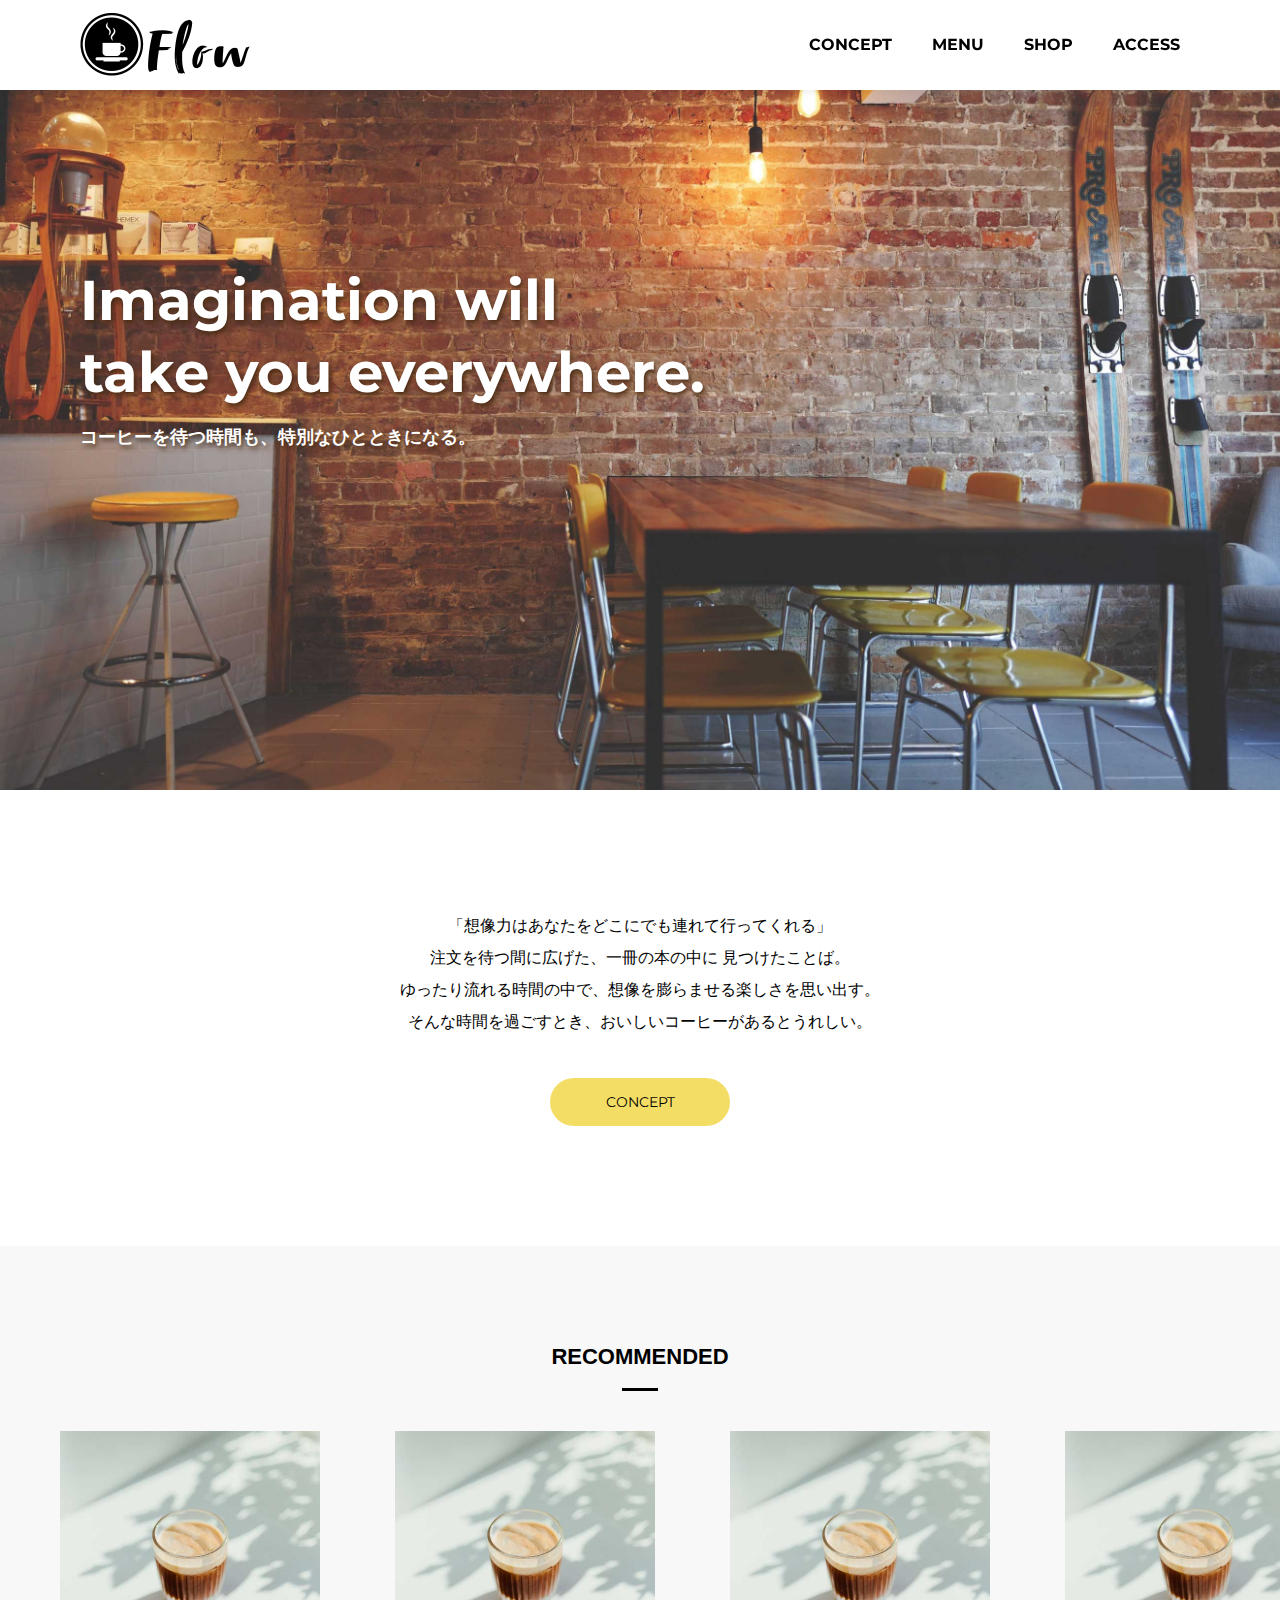
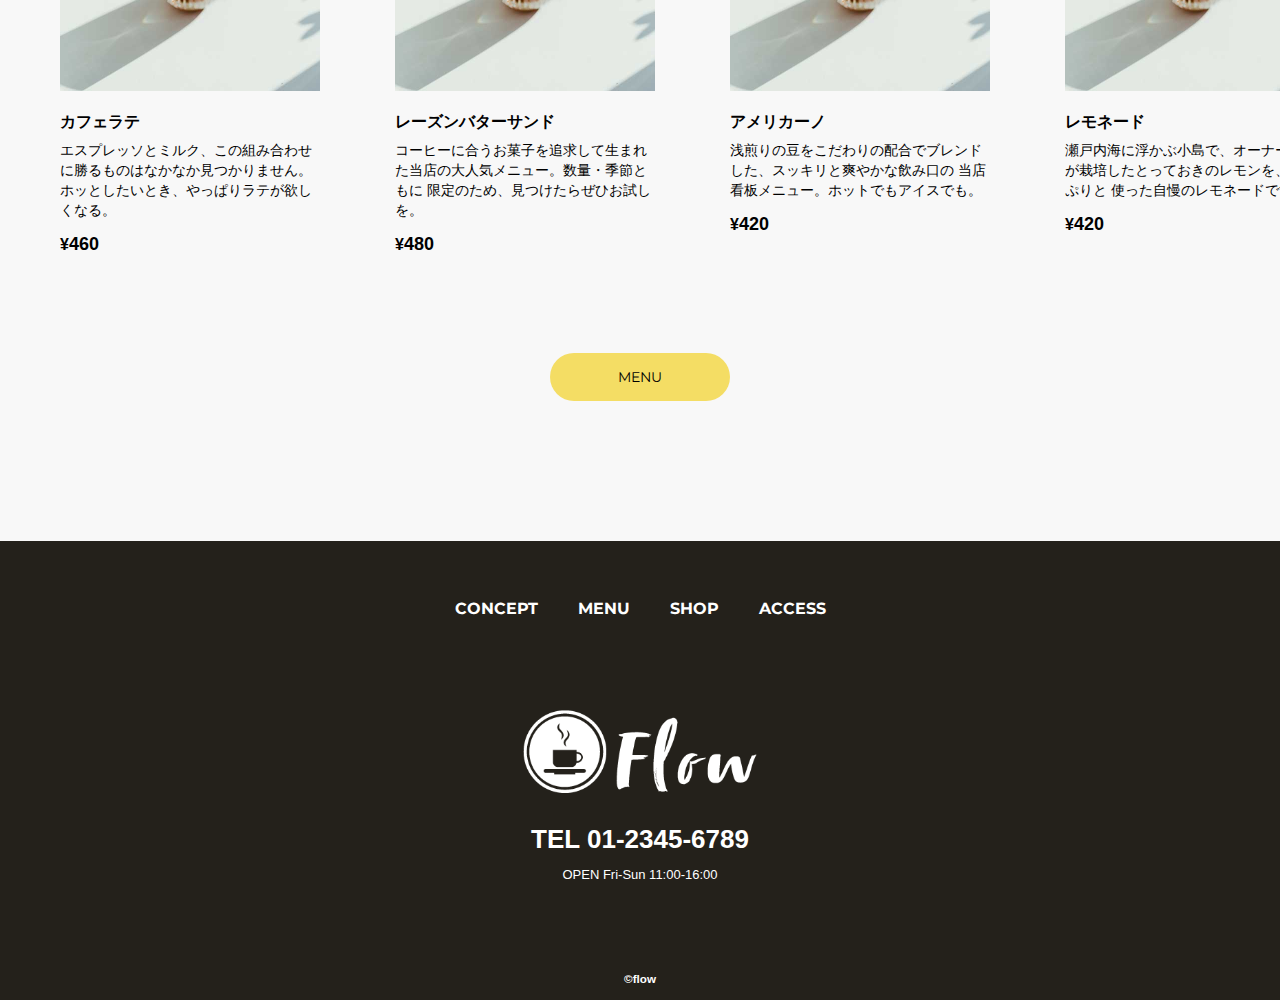
<file: index.html>
<!DOCTYPE html>
<html>
  <head>
    <meta charset="UTF-8">
    <title>flow official website</title>
    <meta name="description" content="自家焙煎したこだわりのコーヒーと、思わず長居したくなるような
    居心地の良い空間を提供するカフェ「flow」のウェブサイトです。">
    <meta name="viewport" content="width=device-width">
    <script src="./js/toggle-menu.js" charset="utf-8"></script>
    <link href="./css/common.css" rel="stylesheet" href="">
    <link href="./css/index.css" rel="stylesheet" href="">
    <link rel="preconnect" href="https://fonts.googleapis.com">
    <link rel="preconnect" href="https://fonts.gstatic.com" crossorigin>
    <link href="https://fonts.googleapis.com/css2?family=Montserrat:wght@700&display=swap" rel="stylesheet">
  </head>

  <body>
    <header class="header">
      <div class="header-inner">
        <a class="header-logo" href="./index.html">
          <img src="./images/common/logo-header.png" alt="flow">
        </a>
        <button class="toggle-menu-button"></button>
        <div class="header-site-menu">
          <nav class="site-menu">
            <ul>
              <li><a href="./concept.html">CONCEPT</a></li>
              <li><a href="./menu.html">MENU</a></li>
              <li> <a href="./shop.html">SHOP</a></li>
              <li> <a href="./access.html">ACCESS</a></li>
            </ul>
          </nav>
        </div>
      </div>
    </header>
    <!-- mainはここから -->
    <main class="main">
      <div class="first-view">
        <div class="first-view-text">
          <h1>Imagination will <br>take you everywhere.</h1>
          <p>コーヒーを待つ時間も、特別なひとときになる。</p>
        </div>
      </div>
      <div class="lead">
        <p>「想像力はあなたをどこにでも連れて行ってくれる」<br>注文を待つ間に広げた、一冊の本の中に
        見つけたことば。<br>ゆったり流れる時間の中で、想像を膨らませる楽しさを思い出す。<br>
        そんな時間を過ごすとき、おいしいコーヒーがあるとうれしい。</p>
        <div class="link-button-area">
          <a class="link-button" href="./concept.html">CONCEPT</a>
        </div>
      </div>
        <div class="recommended">
          <h2>RECOMMENDED</h2>
          <ul class="item-list">
            <li>
              <img src="./images/index/main_img-item01.jpg" alt="カフェラテの商品画像">
              <dl>
                <dt>カフェラテ</dt>
                <dd>エスプレッソとミルク、この組み合わせに勝るものはなかなか見つかりません。
                ホッとしたいとき、やっぱりラテが欲しくなる。</dd>
                <p class="price">¥<span>460</span></p>
              </dl>
            </li>
            <li>
              <img src="./images/index/main_img-item01.jpg" alt="レーズンバターサンドの商品画像">
              <dl>
                <dt>レーズンバターサンド</dt>
                <dd>コーヒーに合うお菓子を追求して生まれた当店の大人気メニュー。数量・季節ともに
                  限定のため、見つけたらぜひお試しを。</dd>
              <p class="price">¥<span>480</span></p>
            </dl>
            </li>
            <li>
              <img src="./images/index/main_img-item01.jpg" alt="アメリカーノの商品画像">
              <dl>
                <dt>アメリカーノ</dt>
                <dd>浅煎りの豆をこだわりの配合でブレンドした、スッキリと爽やかな飲み口の
                  当店看板メニュー。ホットでもアイスでも。</dd>
              </dl>
              <p class="price">¥<span>420</span></p>
            </li>
            <li>
              <img src="./images/index/main_img-item01.jpg" alt="レモネードの商品画像">
              <dl>
                <dt>レモネード</dt>
                <dd>瀬戸内海に浮かぶ小島で、オーナー自らが栽培したとっておきのレモンを、たっぷりと
                  使った自慢のレモネードです。</dd>
              </dl>
              <p class="price">¥<span>420</span></p>
            </li>
            <li>
              <img src="./images/index/main_img-item01.jpg" alt="ホットドッグ　-　チリの商品画像">
              <dl>
                <dt>ホットドック - チリ</dt>
                <dd>ちょっと小腹が空いたとき、あると嬉しいホットドック。特製チーリソースとチーズを
                  かければ、もう言葉は入りません。</dd>
              </dl>
              <p class="price">¥<span>540</span></p>
            </li>
          </ul>
          <div class="link-button-area">
            <a class="link-button" href="./MENU.html">MENU</a>
          </div>
      </div>
    </main>
    <footer class="footer">
      <nav class="site-menu">
        <ul>
          <li><a href="./concept.html">CONCEPT</a></li>
          <li><a href="./menu.html">MENU</a></li>
          <li> <a href="./shop.html">SHOP</a></li>
          <li> <a href="./access.html">ACCESS</a></li>
        </ul>
      </nav>
      <a class="footer-logo" href="./index.html">
        <img src="./images/common/logo-footer.png" alt="flow">
      </a>
      <p class="footer-tel">TEL 01-2345-6789</p>
      <p class="footer-time">OPEN Fri-Sun 11:00-16:00</p>
      <p class="copyright"><small>&copy;flow</small></p>
    </footer>
  </body>
</html>
</file>
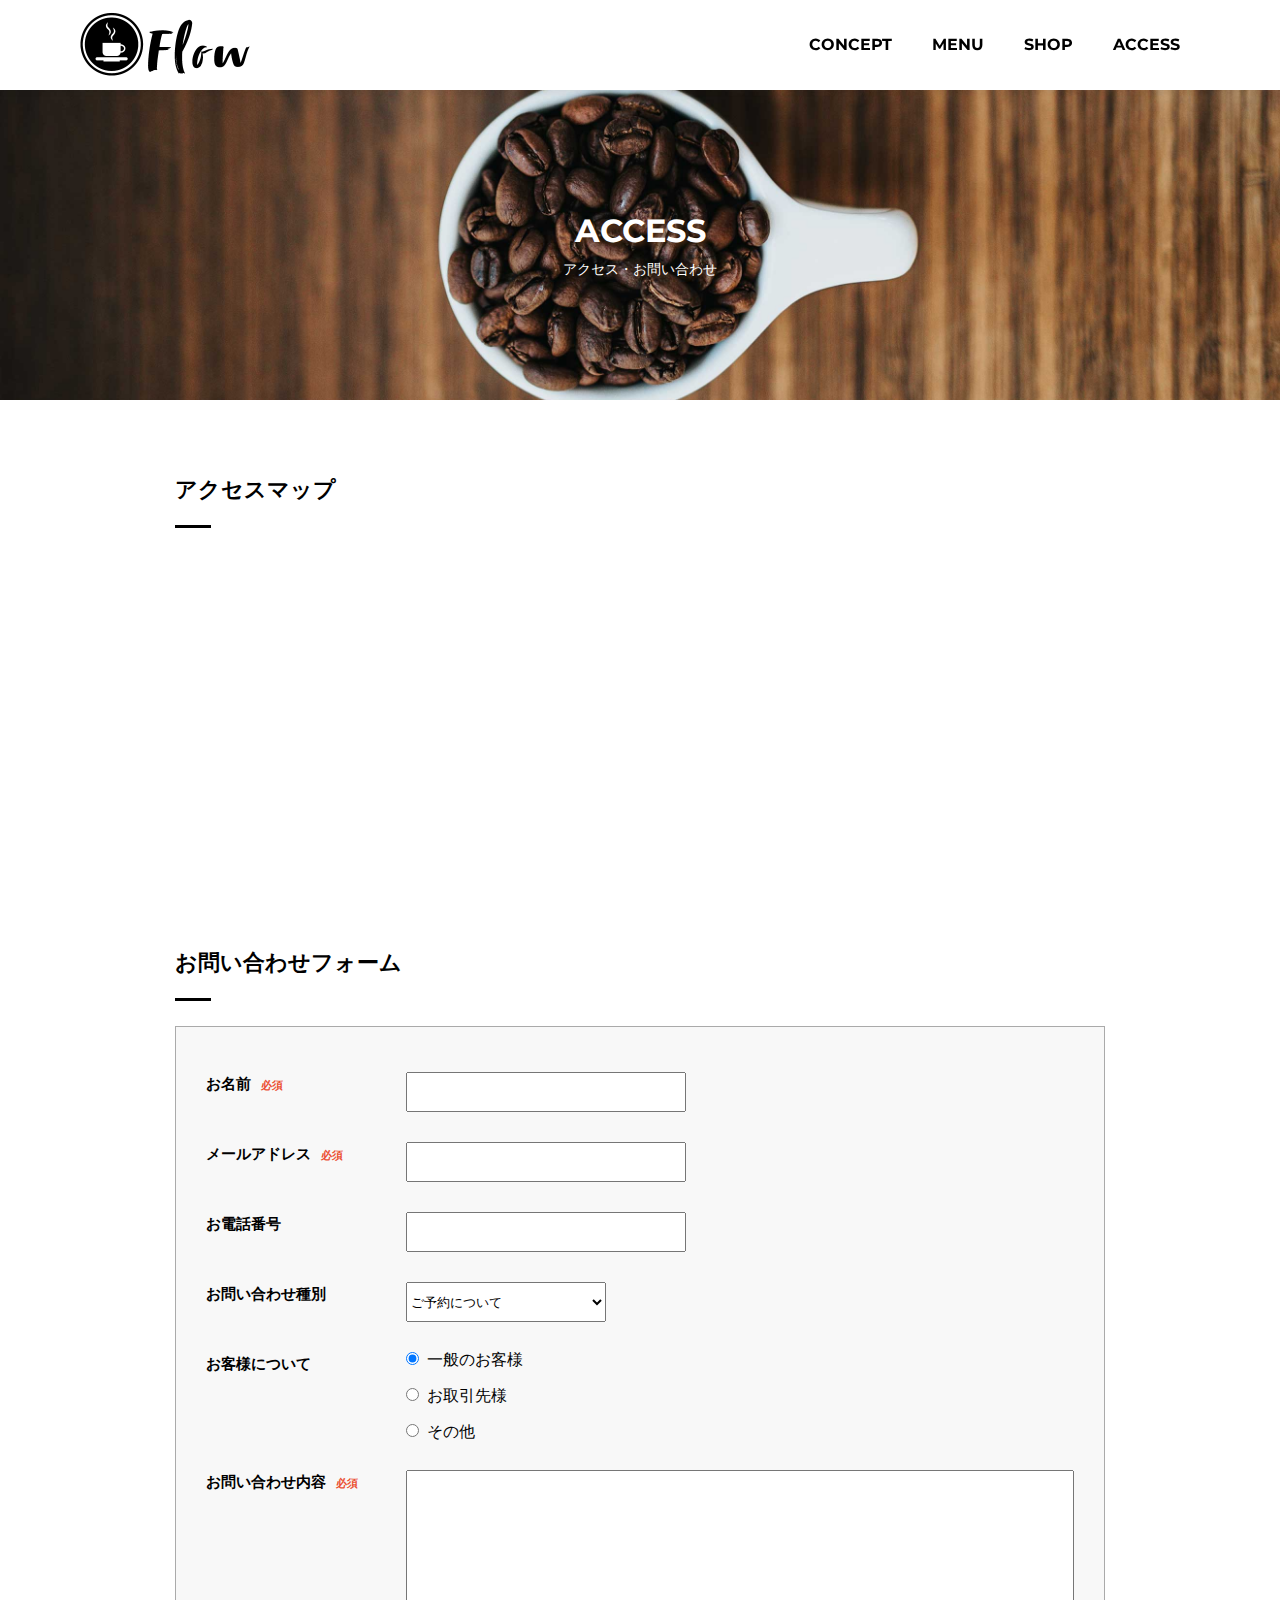
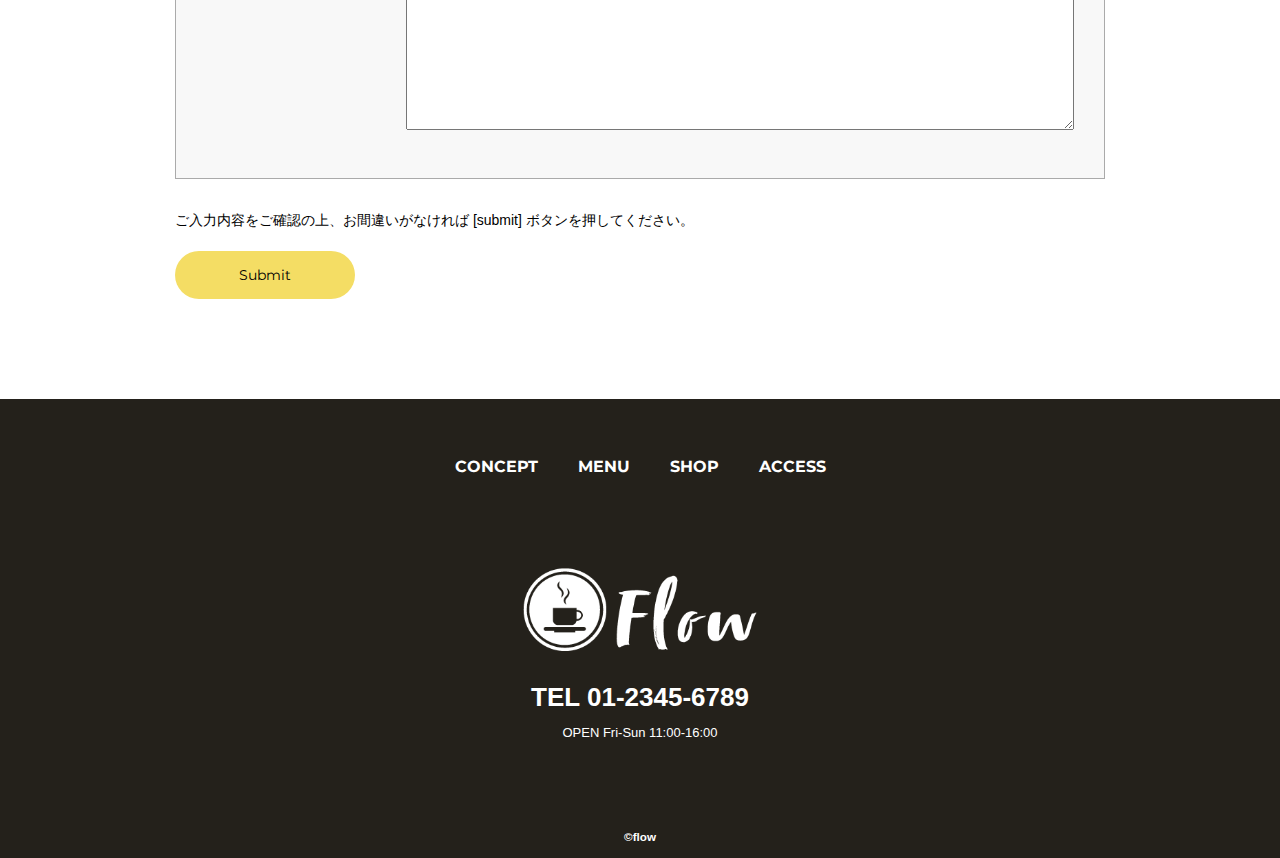
<file: access.html>
<!DOCTYPE html>
<html>
  <head>
    <meta charset="UTF-8">
    <title>ACCESS | KISSA official website</title>
    <meta name="description" content="カフェ「KISSA」のアクセスマップと問い合わせフォームが掲載されたページです。">
    <meta name="viewport" content="width=device-width">
    <script src="./js/toggle-menu.js" charset="utf-8"></script>
    <link href="./css/common.css" rel="stylesheet">
    <link href="./css/access.css" rel="stylesheet">
    <link rel="preconnect" href="https://fonts.googleapis.com">
<link rel="preconnect" href="https://fonts.gstatic.com" crossorigin>
<link href="https://fonts.googleapis.com/css2?family=Montserrat:wght@700&display=swap" rel="stylesheet">

  </head>
  <body>
    <header class="header">
      <div class="header-inner">
        <a class="header-logo" href="./index.html">
          <img src="./images/common/logo-header.png" alt="KISSA">
        </a>
        <button class="toggle-menu-button"></button>
        <div class="header-site-menu">
          <nav class="site-menu">
            <ul>
              <li><a href="./concept.html">CONCEPT</a></li>
              <li><a href="./menu.html">MENU</a></li>
              <li> <a href="./shop.html">SHOP</a></li>
              <li> <a href="./access.html">ACCESS</a></li>
            </ul>
          </nav>
        </div>
      </div>
    </header>
    <!-- mainはここから -->
    <main class="main">
      <div class="title">
        <h1>ACCESS</h1>
        <p>アクセス・お問い合わせ</p>
      </div>
      <div class="map">
        <h2>アクセスマップ</h2>
        <iframe src="https://www.google.com/maps/embed?pb=!1m18!1m12!1m3!1d3233.393345786283!2d138.3139103508237!3d35.86387638005483!2m3!1f0!2f0!3f0!3m2!1i1024!2i768!4f13.1!3m3!1m2!1s0x601c6987d64042f7%3A0xf6a5d71dff896602!2z5bCP5re15rKi6aeF!5e0!3m2!1sja!2sjp!4v1661756728849!5m2!1sja!2sjp" style="border:0;" allowfullscreen="" loading="lazy" referrerpolicy="no-referrer-when-downgrade"></iframe>
      </div>
      <div class="contact">
        <h2>お問い合わせフォーム</h2>
        <form action="#">
          <dl class="form-area">
            <dt><span class="required">お名前</span></dt>
            <dd><input class="input-text" type="text" name="name" required></dd>
            <dt><span class="required">メールアドレス</span></dt>
            <dd><input class="input-text" type="email" name="email" required></dd>
            <dt>お電話番号</dt>
            <dd><input class="input-text" type="tel" name="tel"></dd>
            <dt>お問い合わせ種別</dt>
            <dd>
              <select class="select-box" name="genre">
                <option value="ご予約について" slected>ご予約について</option>
                <option value="メニューについて">メニューについて</option>
                <option value="営業時間について">営業時間について</option>
              </select>
            </dd>
            <dt>お客様について</dt>
            <dd>
              <label class="radio-button"><input type="radio" name="user-type" value="一般のお客様" checked>一般のお客様</label>
              <label class="radio-button"><input type="radio" name="user-type" value="お取引様">お取引先様</label>
              <label class="radio-button"><input type="radio" name="user-type" value="その他">その他</label>
            </dd>
            <dt><span class="required">お問い合わせ内容</span></dt>
            <dd>
              <textarea class="message" name="maessage" name="message" required></textarea>
            </dd>
          </dl>
          <p class="confirmed-text">ご入力内容をご確認の上、お間違いがなければ [submit] ボタンを押してください。</p>
          <button class="submit-button" type="submit">Submit</button>
        </form>
      </div>
    </main>
    <footer class="footer">
      <nav class="site-menu">
        <ul>
          <li><a href="./concept.html">CONCEPT</a></li>
          <li><a href="./menu.html">MENU</a></li>
          <li> <a href="./shop.html">SHOP</a></li>
          <li> <a href="./access.html">ACCESS</a></li>
        </ul>
      </nav>
      <a class="footer-logo" href="./index.html">
        <img src="./images/common/logo-footer.png" alt="flow">
      </a>
      <p class="footer-tel">TEL 01-2345-6789</p>
      <p class="footer-time">OPEN Fri-Sun 11:00-16:00</p>
      <p class="copyright"><small>&copy;flow</small></p>
    </footer>
  </body>
</html>
</file>
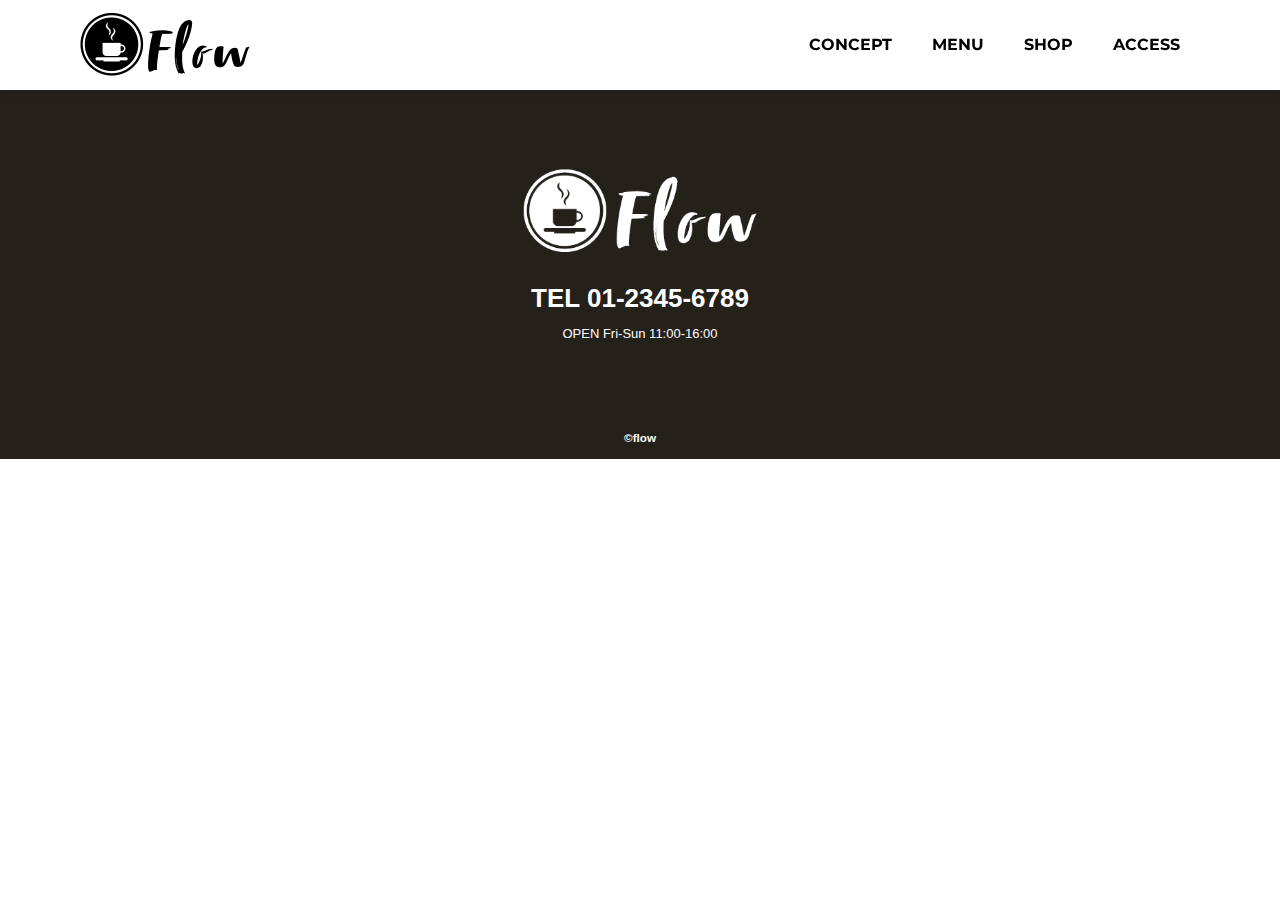
<file: common.html>
<!DOCTYPE html>
<html>
  <head>
    <meta charset="UTF-8">
    <title>flow official website</title>
    <meta name="description" content="ページの概要を記載します">
    <meta name="viewport" content="width=device-width">
    <script src="./js/toggle-menu.js" charset="utf-8"></script>
    <link href="./css/common.css" rel="stylesheet">
    <link rel="preconnect" href="https://fonts.googleapis.com">
<link rel="preconnect" href="https://fonts.gstatic.com" crossorigin>
<link href="https://fonts.googleapis.com/css2?family=Montserrat:wght@700&display=swap" rel="stylesheet">

  </head>
  <body>
    <header class="header">
      <div class="header-inner">
        <a class="header-logo" href="./index.html">
          <img src="./images/common/logo-header.png" alt="flow">
        </a>
        <button class="toggle-menu-button"></button>
        <div class="header-site-menu">
          <nav class="site-menu">
            <ul>
              <li><a href="./concept.html">CONCEPT</a></li>
              <li><a href="./menu.html">MENU</a></li>
              <li> <a href="./shop.html">SHOP</a></li>
              <li> <a href="./access.html">ACCESS</a></li>
            </ul>
          </nav>
        </div>
      </div>
    </header>
    <!-- mainはここから -->
    <main class="main"></main>
    <footer class="footer">
      <nav class="site-menu">
        <ul>
          <li><a href="./concept.html">CONCEPT</a></li>
          <li><a href="./menu.html">MENU</a></li>
          <li> <a href="./shop.html">SHOP</a></li>
          <li> <a href="./access.html">ACCESS</a></li>
        </ul>
      </nav>
      <a class="footer-logo" href="./index.html">
        <img src="./images/common/logo-footer.png" alt="flow">
      </a>
      <p class="footer-tel">TEL 01-2345-6789</p>
      <p class="footer-time">OPEN Fri-Sun 11:00-16:00</p>
      <p class="copyright"><small>&copy;flow</small></p>
    </footer>
  </body>
</html>
</file>
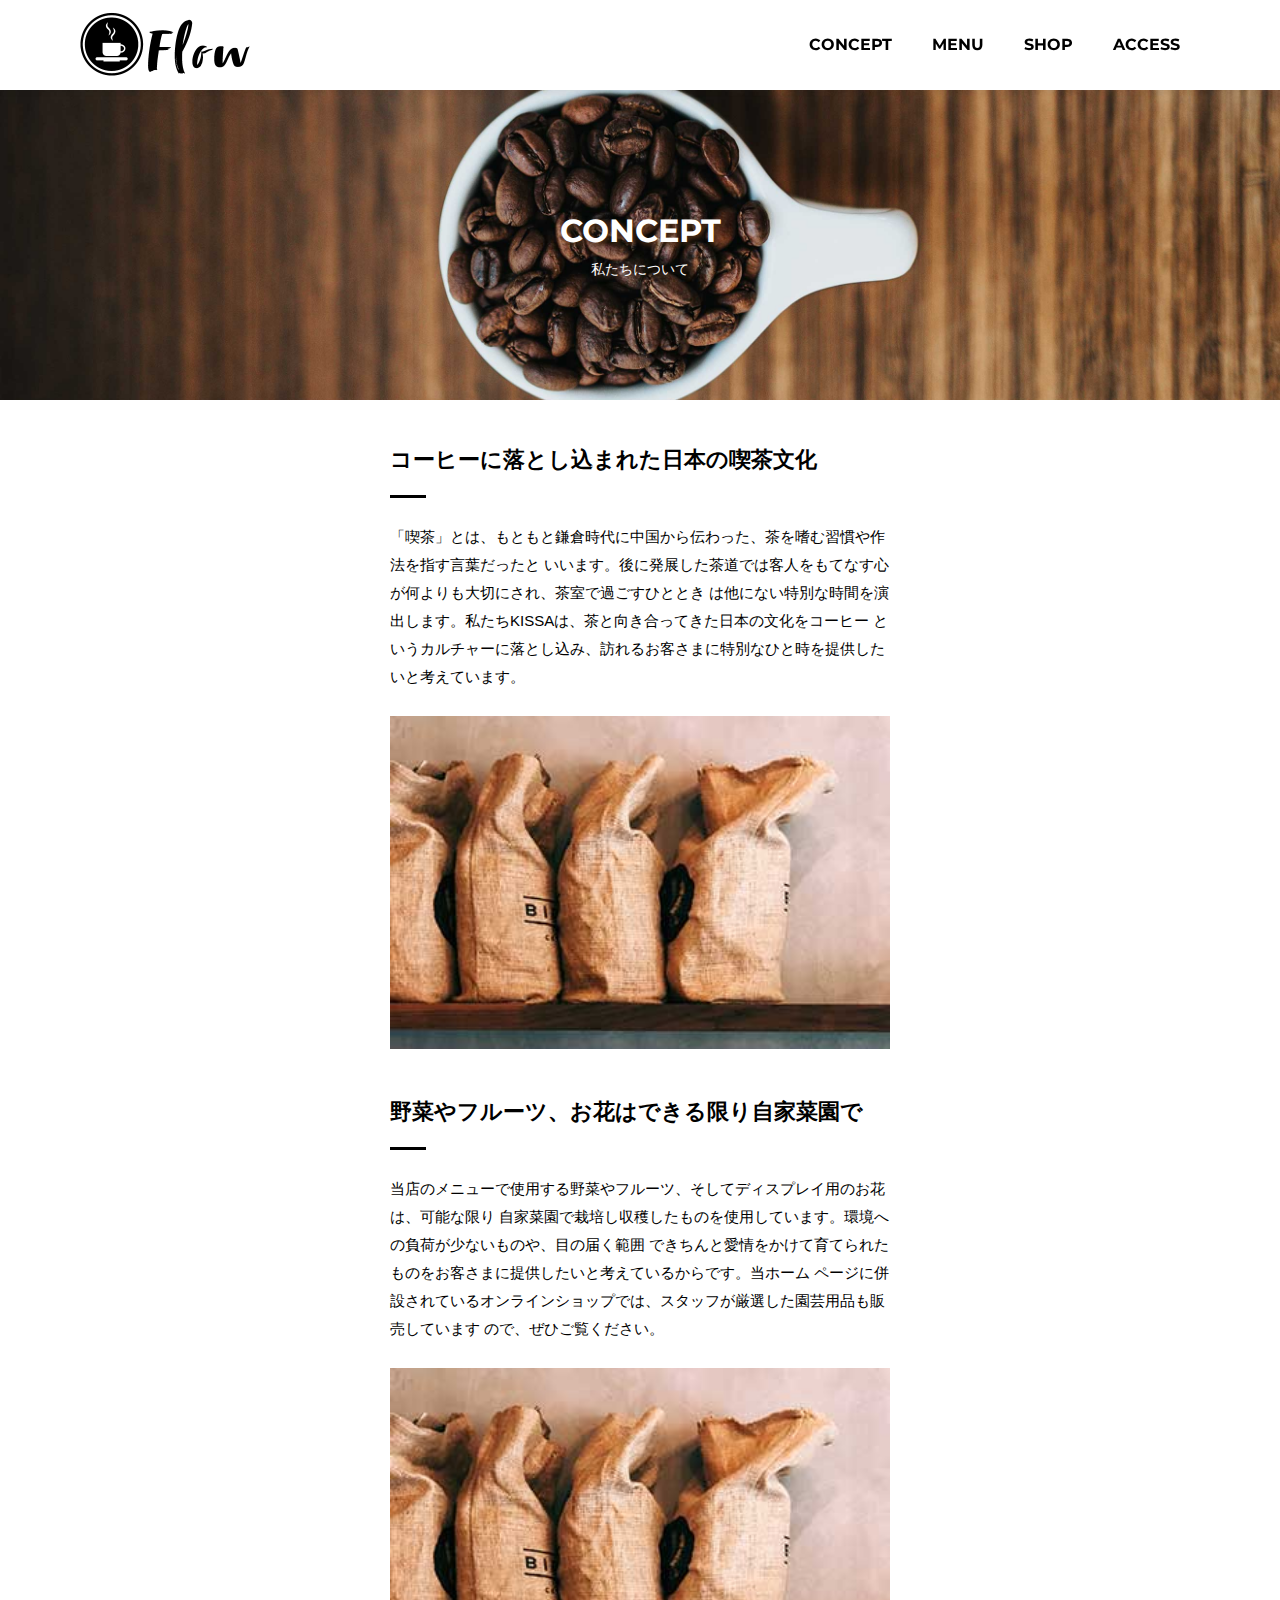
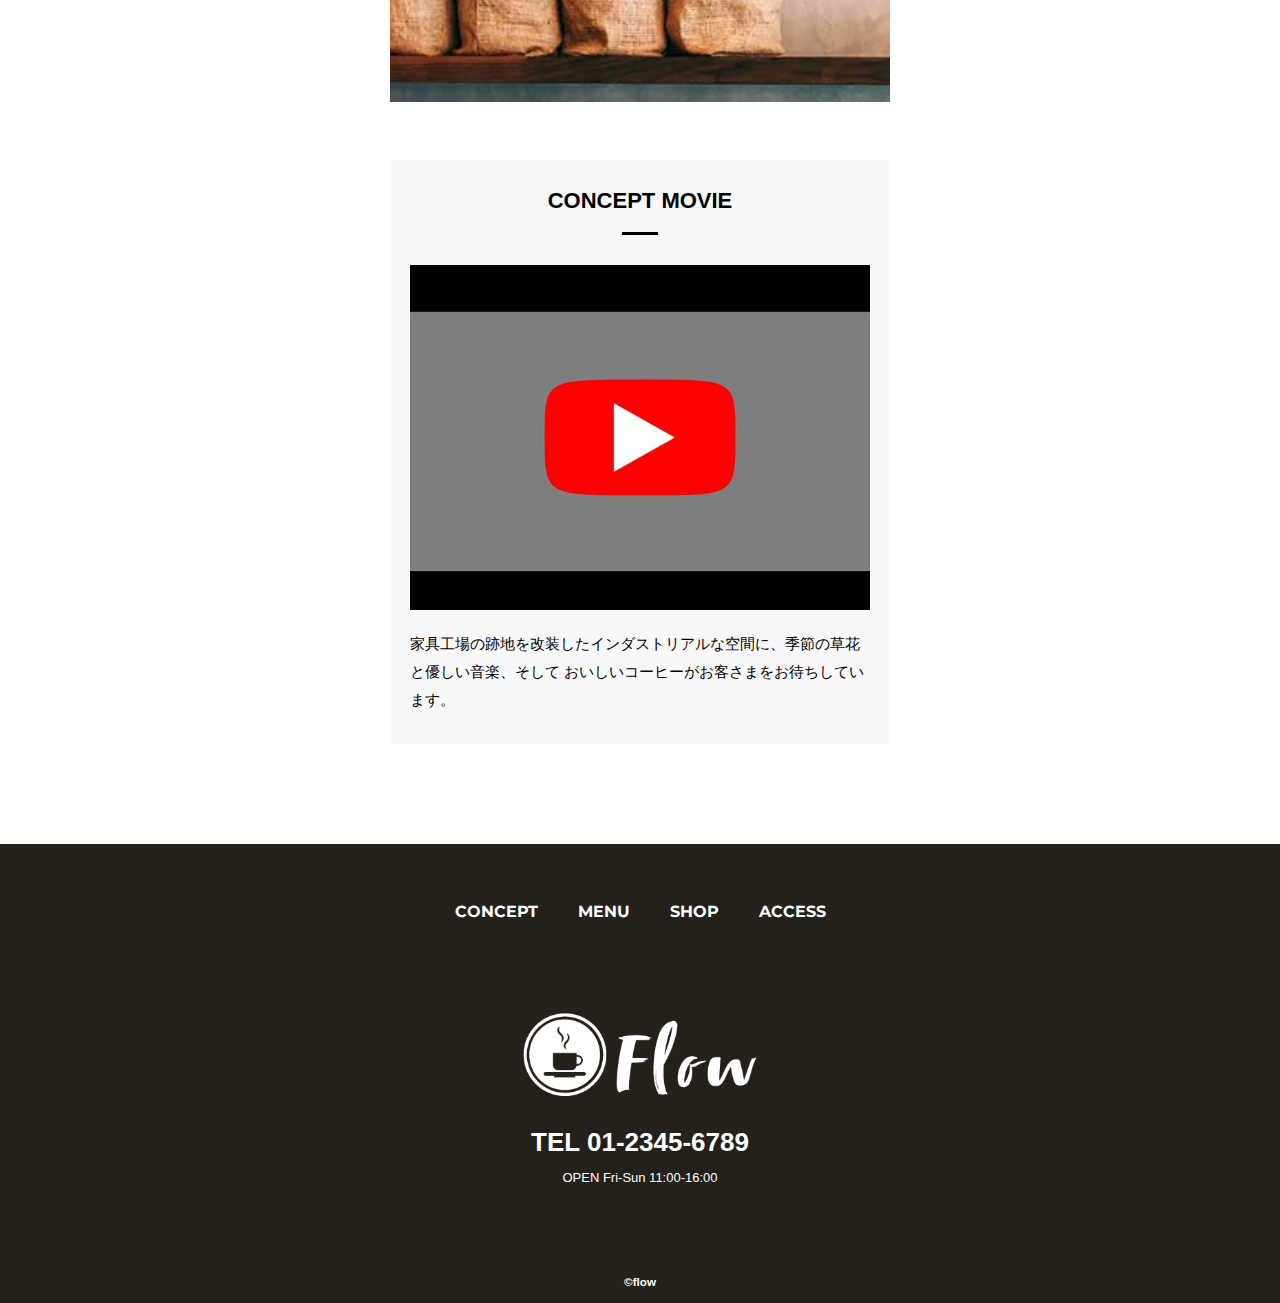
<file: concept.html>
<!DOCTYPE html>
<html>
  <head>
    <meta charset="UTF-8">
    <title>CONCEPT | flow official website</title>
    <meta name="description" content="カフェ「flow」は、お客様にあたたかな空間を提供します">
    <meta name="viewport" content="width=device-width">
    <script src="./js/toggle-menu.js" charset="utf-8"></script>
    <link href="./css/common.css" rel="stylesheet">
    <link href="./css/concept.css" rel="stylesheet">
    <link rel="preconnect" href="https://fonts.googleapis.com">
<link rel="preconnect" href="https://fonts.gstatic.com" crossorigin>
<link href="https://fonts.googleapis.com/css2?family=Montserrat:wght@700&display=swap" rel="stylesheet">

  </head>
  <body>
    <header class="header">
      <div class="header-inner">
        <a class="header-logo" href="./index.html">
          <img src="./images/common/logo-header.png" alt="flow">
        </a>
        <button class="toggle-menu-button"></button>
        <div class="header-site-menu">
          <nav class="site-menu">
            <ul>
              <li><a href="./concept.html">CONCEPT</a></li>
              <li><a href="./menu.html">MENU</a></li>
              <li> <a href="./shop.html">SHOP</a></li>
              <li> <a href="./access.html">ACCESS</a></li>
            </ul>
          </nav>
        </div>
      </div>
    </header>
    <!-- mainはここから -->
    <main class="main">
      <div class="title">
        <h1>CONCEPT</h1>
        <p>私たちについて</p>
      </div>
        <div class="feature">
          <div class="feature-text">
            <h2>コーヒーに落とし込まれた日本の喫茶文化</h2>
            <p>「喫茶」とは、もともと鎌倉時代に中国から伝わった、茶を嗜む習慣や作法を指す言葉だったと
              いいます。後に発展した茶道では客人をもてなす心が何よりも大切にされ、茶室で過ごすひととき
              は他にない特別な時間を演出します。私たちKISSAは、茶と向き合ってきた日本の文化をコーヒー
              というカルチャーに落とし込み、訪れるお客さまに特別なひと時を提供したいと考えています。</p>
          </div>
          <img src="./images/concept/c_img-item02.jpg" alt="コーヒーを淹れている画像">
        </div>
        <div class="feature reverse">
          <div class="feature-text">
            <h2>野菜やフルーツ、お花はできる限り自家菜園で</h2>
            <p>当店のメニューで使用する野菜やフルーツ、そしてディスプレイ用のお花は、可能な限り
              自家菜園で栽培し収穫したものを使用しています。環境への負荷が少ないものや、目の届く範囲
              できちんと愛情をかけて育てられたものをお客さまに提供したいと考えているからです。当ホーム
              ページに併設されているオンラインショップでは、スタッフが厳選した園芸用品も販売しています
              ので、ぜひご覧ください。
            </p>
          </div>
          <img src="./images/concept/c_img-item02.jpg" alt="ケーキとドライフラワーの画像">
        </div>
      <div class="movie">
        <h2>CONCEPT MOVIE</h2>
        <img src="./images/concept/youtube-DEMO.jpg" alt="権利のためyoutube差し替え">
        <p>家具工場の跡地を改装したインダストリアルな空間に、季節の草花と優しい音楽、そして
        おいしいコーヒーがお客さまをお待ちしています。</p>
      </div>
    </main>
    <footer class="footer">
      <nav class="site-menu">
        <ul>
          <li><a href="./concept.html">CONCEPT</a></li>
          <li><a href="./menu.html">MENU</a></li>
          <li> <a href="./shop.html">SHOP</a></li>
          <li> <a href="./access.html">ACCESS</a></li>
        </ul>
      </nav>
      <a class="footer-logo" href="./index.html">
        <img src="./images/common/logo-footer.png" alt="flow">
      </a>
      <p class="footer-tel">TEL 01-2345-6789</p>
      <p class="footer-time">OPEN Fri-Sun 11:00-16:00</p>
      <p class="copyright"><small>&copy;flow</small></p>
    </footer>
  </body>
</html>
</file>
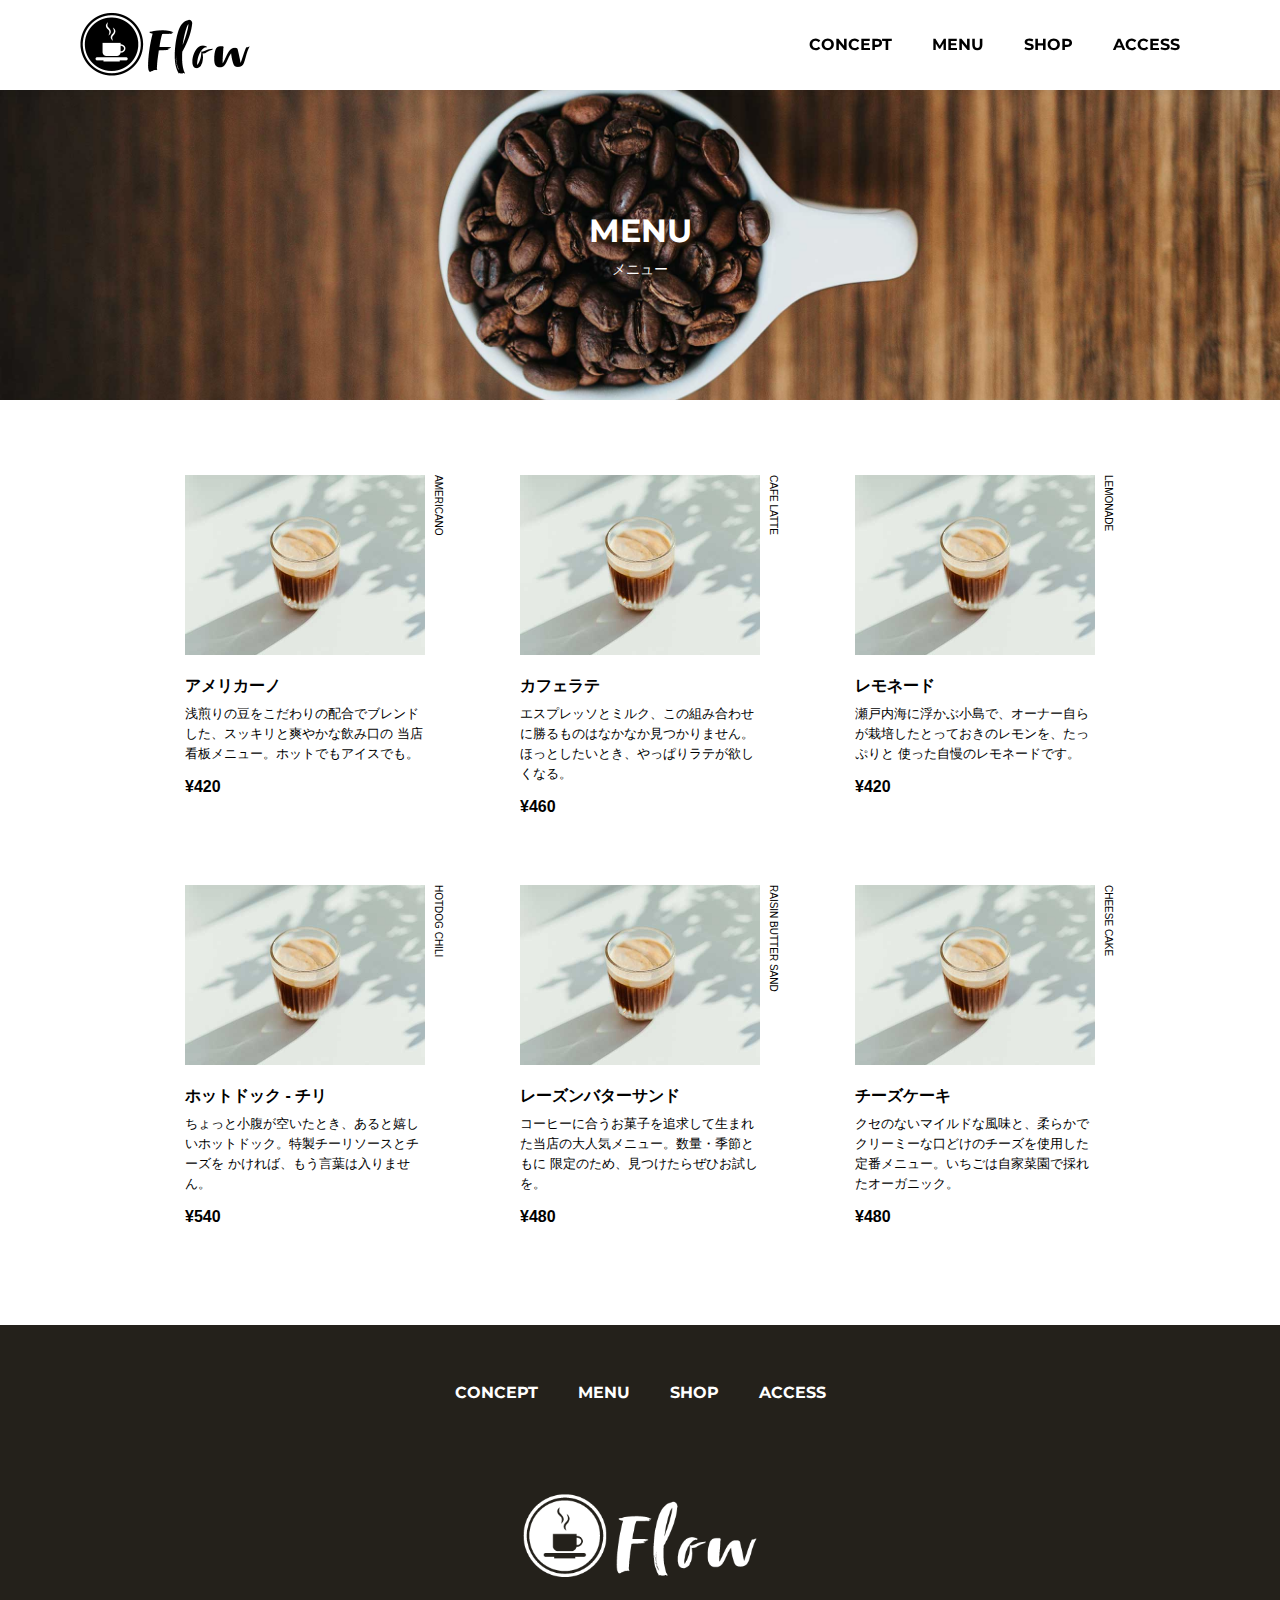
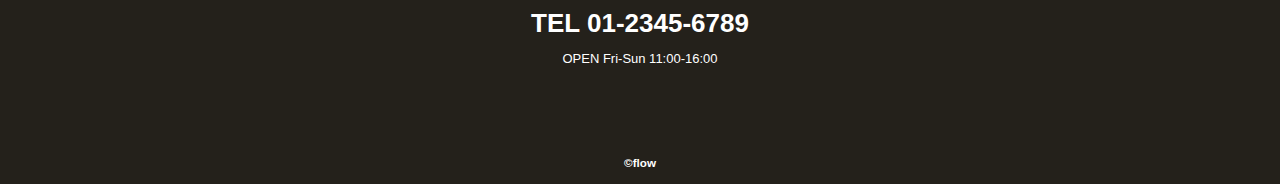
<file: menu.html>
<!DOCTYPE html>
<html>
  <head>
    <meta charset="UTF-8">
    <title>MENU | flow official website</title>
    <meta name="description" content="カフェ「flow」のメニューを記載しています。こだわりの
    浅煎りコーヒーをはじめ、さまざまなメニューをご用意しています。">
    <meta name="viewport" content="width=device-width">
    <script src="./js/toggle-menu.js" charset="utf-8"></script>
    <link href="./css/common.css" rel="stylesheet">
    <link href="./css/menu.css" rel="stylesheet">
    <link rel="preconnect" href="https://fonts.googleapis.com">
<link rel="preconnect" href="https://fonts.gstatic.com" crossorigin>
<link href="https://fonts.googleapis.com/css2?family=Montserrat:wght@700&display=swap" rel="stylesheet">

  </head>
  <body>
    <header class="header">
      <div class="header-inner">
        <a class="header-logo" href="./index.html">
          <img src="./images/common/logo-header.png" alt="flow">
        </a>
        <button class="toggle-menu-button"></button>
        <div class="header-site-menu">
          <nav class="site-menu">
            <ul>
              <li><a href="./concept.html">CONCEPT</a></li>
              <li><a href="./menu.html">MENU</a></li>
              <li> <a href="./shop.html">SHOP</a></li>
              <li> <a href="./access.html">ACCESS</a></li>
            </ul>
          </nav>
        </div>
      </div>
    </header>
    <!-- mainはここから -->
    <main class="main">
      <div class="title">
        <h1>MENU</h1>
        <p>メニュー</p>
      </div>
      <ul class="item-list">
        <li>
          <img src="./images/menu/m_img-item01.jpg" alt="アメリカーノの商品画像">
          <dl>
            <dt>アメリカーノ</dt>
            <dd>浅煎りの豆をこだわりの配合でブレンドした、スッキリと爽やかな飲み口の
              当店看板メニュー。ホットでもアイスでも。</dd>
          </dl>
          <p class="price">¥420</p>
          <p class="item-label">AMERICANO</p>
        </li>
        <li>
          <img src="./images/menu/m_img-item01.jpg" alt="カフェラテの商品画像">
          <dl>
            <dt>カフェラテ</dt>
            <dd>エスプレッソとミルク、この組み合わせに勝るものはなかなか見つかりません。
              ほっとしたいとき、やっぱりラテが欲しくなる。</dd>
          </dl>
          <p class="price">¥460</p>
          <p class="item-label">CAFE LATTE</p>
        </li>
        <li>
          <img src="./images/menu/m_img-item01.jpg" alt="レモネードの商品画像">
          <dl>
            <dt>レモネード</dt>
            <dd>瀬戸内海に浮かぶ小島で、オーナー自らが栽培したとっておきのレモンを、たっぷりと
              使った自慢のレモネードです。</dd>
          </dl>
          <p class="price">¥420</p>
          <p class="item-label">LEMONADE</p>
        </li>
        <li>
          <img src="./images/menu/m_img-item01.jpg" alt="ホットドック - チリの商品画像">
          <dl>
            <dt>ホットドック - チリ</dt>
            <dd>ちょっと小腹が空いたとき、あると嬉しいホットドック。特製チーリソースとチーズを
              かければ、もう言葉は入りません。</dd>
          </dl>
          <p class="price">¥540</p>
          <p class="item-label">HOTDOG CHILI</p>
        </li>
        <li>
          <img src="./images/menu/m_img-item01.jpg" alt="レーズンバターサンドの商品画像">
          <dl>
            <dt>レーズンバターサンド</dt>
            <dd>コーヒーに合うお菓子を追求して生まれた当店の大人気メニュー。数量・季節ともに
              限定のため、見つけたらぜひお試しを。</dd>
          </dl>
          <p class="price">¥480</p>
          <p class="item-label">RAISIN BUTTER SAND</p>
        </li>
        <li>
          <img src="./images/menu/m_img-item01.jpg" alt="チーズケーキの商品画像">
          <dl>
            <dt>チーズケーキ</dt>
            <dd>クセのないマイルドな風味と、柔らかでクリーミーな口どけのチーズを使用した
              定番メニュー。いちごは自家菜園で採れたオーガニック。</dd>
          </dl>
          <p class="price">¥480</p>
          <p class="item-label">CHEESE CAKE</p>
        </li>
      </ul>
    </main>
    <footer class="footer">
      <nav class="site-menu">
        <ul>
          <li><a href="./concept.html">CONCEPT</a></li>
          <li><a href="./menu.html">MENU</a></li>
          <li> <a href="./shop.html">SHOP</a></li>
          <li> <a href="./access.html">ACCESS</a></li>
        </ul>
      </nav>
      <a class="footer-logo" href="./index.html">
        <img src="./images/common/logo-footer.png" alt="flow">
      </a>
      <p class="footer-tel">TEL 01-2345-6789</p>
      <p class="footer-time">OPEN Fri-Sun 11:00-16:00</p>
      <p class="copyright"><small>&copy;flow</small></p>
    </footer>
  </body>
</html>
</file>
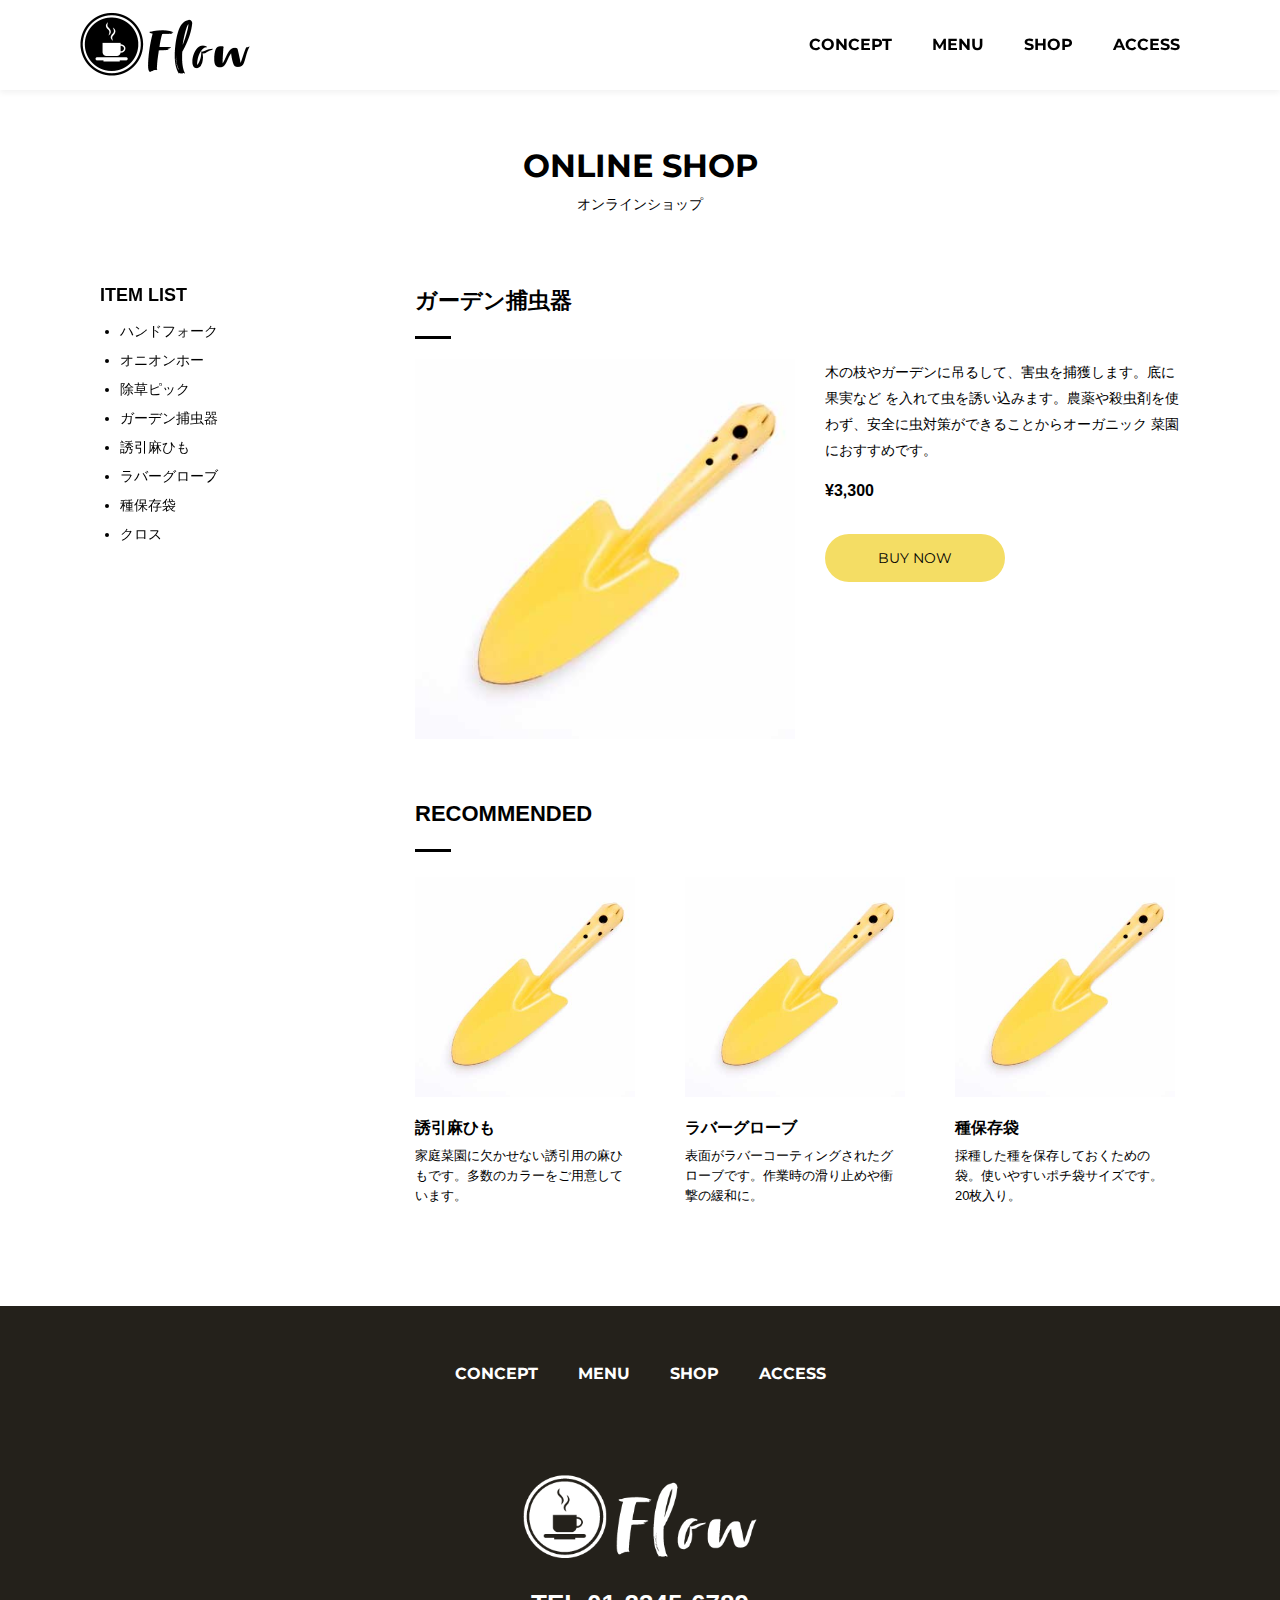
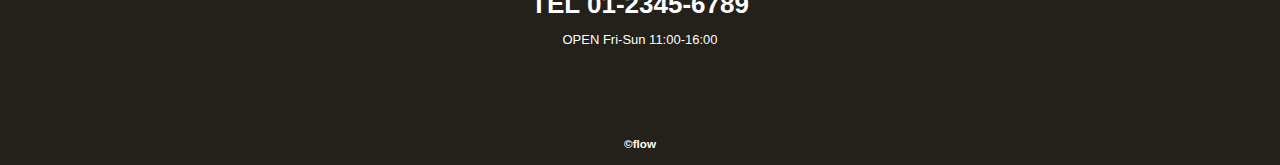
<file: shop-detail.html>
<!DOCTYPE html>
<html>

<head>
    <meta charset="UTF-8">
    <title>ONLINE SHOP｜flow official website</title>
    <meta name="description" content="カフェ「flow」のスタッフが厳選した、園芸用品のオンラインショップのページです。">
    <meta name="viewport" content="width=device-width">
    <script src="./js/toggle-menu.js"></script>
    <link href="./css/common.css" rel="stylesheet">
    <link href="./css/shop.css" rel="stylesheet">
    <link rel="preconnect" href="https://fonts.googleapis.com">
    <link rel="preconnect" href="https://fonts.gstatic.com" crossorigin>
    <link href="https://fonts.googleapis.com/css2?family=Montserrat:wght@700&display=swap" rel="stylesheet">
</head>

<body>

    <!-- headerここから -->
    <header class="header">
        <div class="header-inner">
            <a class="header-logo" href="./index.html">
                <img src="./images/common/logo-header.png" alt="flow">
            </a>
            <button class="toggle-menu-button"></button>
            <div class="header-site-menu">
                <nav class="site-menu">
                    <ul>
                        <li><a href="./concept.html">CONCEPT</a></li>
                        <li><a href="./menu.html">MENU</a></li>
                        <li><a href="./shop.html">SHOP</a></li>
                        <li><a href="./access.html">ACCESS</a></li>
                    </ul>
                </nav>
            </div>
        </div>
    </header>
    <!-- headerここまで -->

    <!-- mainここから -->
    <main class="main">
        <div class="title">
            <h1>ONLINE SHOP</h1>
            <p>オンラインショップ</p>
        </div>
        <div class="shop-contents">
            <div class="shop-item">
              <h2>ガーデン捕虫器</h2>
              <div class="item-area">
                <img src="./images/shop/s_img-item04-large.jpg" alt="ガーデン捕虫器の画像">
                <div class="about-item">
                  <p class="item-text">木の枝やガーデンに吊るして、害虫を捕獲します。底に果実など
                  を入れて虫を誘い込みます。農薬や殺虫剤を使わず、安全に虫対策ができることからオーガニック
                  菜園におすすめです。</p>
                  <p class="item-price">¥3,300</p>
                  <a href="https://wwww.amazon.co.jp/dp/4774190640/" target="_blank">BUY NOW</a>
                </div>
              </div>

                <div class="item-group recommended">
                    <h2>RECOMMENDED</h2>
                    <ul class="item-list">
                        <li>
                            <a href="./shop-detail.html">
                                <img src="./images/shop/s_img-item01.jpg" alt="誘引麻ひもの画像">
                                <dl>
                                    <dt>誘引麻ひも</dt>
                                    <dd>家庭菜園に欠かせない誘引用の麻ひもです。多数のカラーをご用意しています。</dd>
                                </dl>
                            </a>
                        </li>
                        <li>
                            <a href="./shop-detail.html">
                                <img src="./images/shop/s_img-item01.jpg" alt="ラバーグローブの画像">
                                <dl>
                                    <dt>ラバーグローブ</dt>
                                    <dd>表面がラバーコーティングされたグローブです。作業時の滑り止めや衝撃の緩和に。</dd>
                                </dl>
                            </a>
                        </li>
                        <li>
                            <a href="./shop-detail.html">
                                <img src="./images/shop/s_img-item01.jpg" alt="種保存袋の商品画像">
                                <dl>
                                    <dt>種保存袋</dt>
                                    <dd>採種した種を保存しておくための袋。使いやすいポチ袋サイズです。20枚入り。</dd>
                                </dl>
                            </a>
                        </li>
                    </ul>
                </div>
            </div>
            <aside class="shop-menu">
                <div class="shop-menu-inner">
                    <h2>ITEM LIST</h2>
                    <ul>
                        <li><a href="./shop-detail.html">ハンドフォーク</a></li>
                        <li><a href="./shop-detail.html">オニオンホー</a></li>
                        <li><a href="./shop-detail.html">除草ピック</a></li>
                        <li><a href="./shop-detail.html">ガーデン捕虫器</a></li>
                        <li><a href="./shop-detail.html">誘引麻ひも</a></li>
                        <li><a href="./shop-detail.html">ラバーグローブ</a></li>
                        <li><a href="./shop-detail.html">種保存袋</a></li>
                        <li><a href="./shop-detail.html">クロス</a></li>
                    </ul>
                </div>
            </aside>
        </div>
    </main>
    <!-- mainここまで -->

    <!-- footerここから -->
    <footer class="footer">
        <nav class="site-menu">
            <ul>
                <li><a href="./concept.html">CONCEPT</a></li>
                <li><a href="./menu.html">MENU</a></li>
                <li><a href="./shop.html">SHOP</a></li>
                <li><a href="./access.html">ACCESS</a></li>
            </ul>
        </nav>
        <a class="footer-logo" href="./index.html">
            <img src="./images/common/logo-footer.png" alt="flow">
        </a>
        <p class="footer-tel">TEL 01-2345-6789</p>
        <p class="footer-time">OPEN Fri-Sun 11:00-16:00</p>
        <p class="copyright"><small>&copy;flow</small></p>
    </footer>
    <!-- footerここまで -->

</body>

</html>
</file>
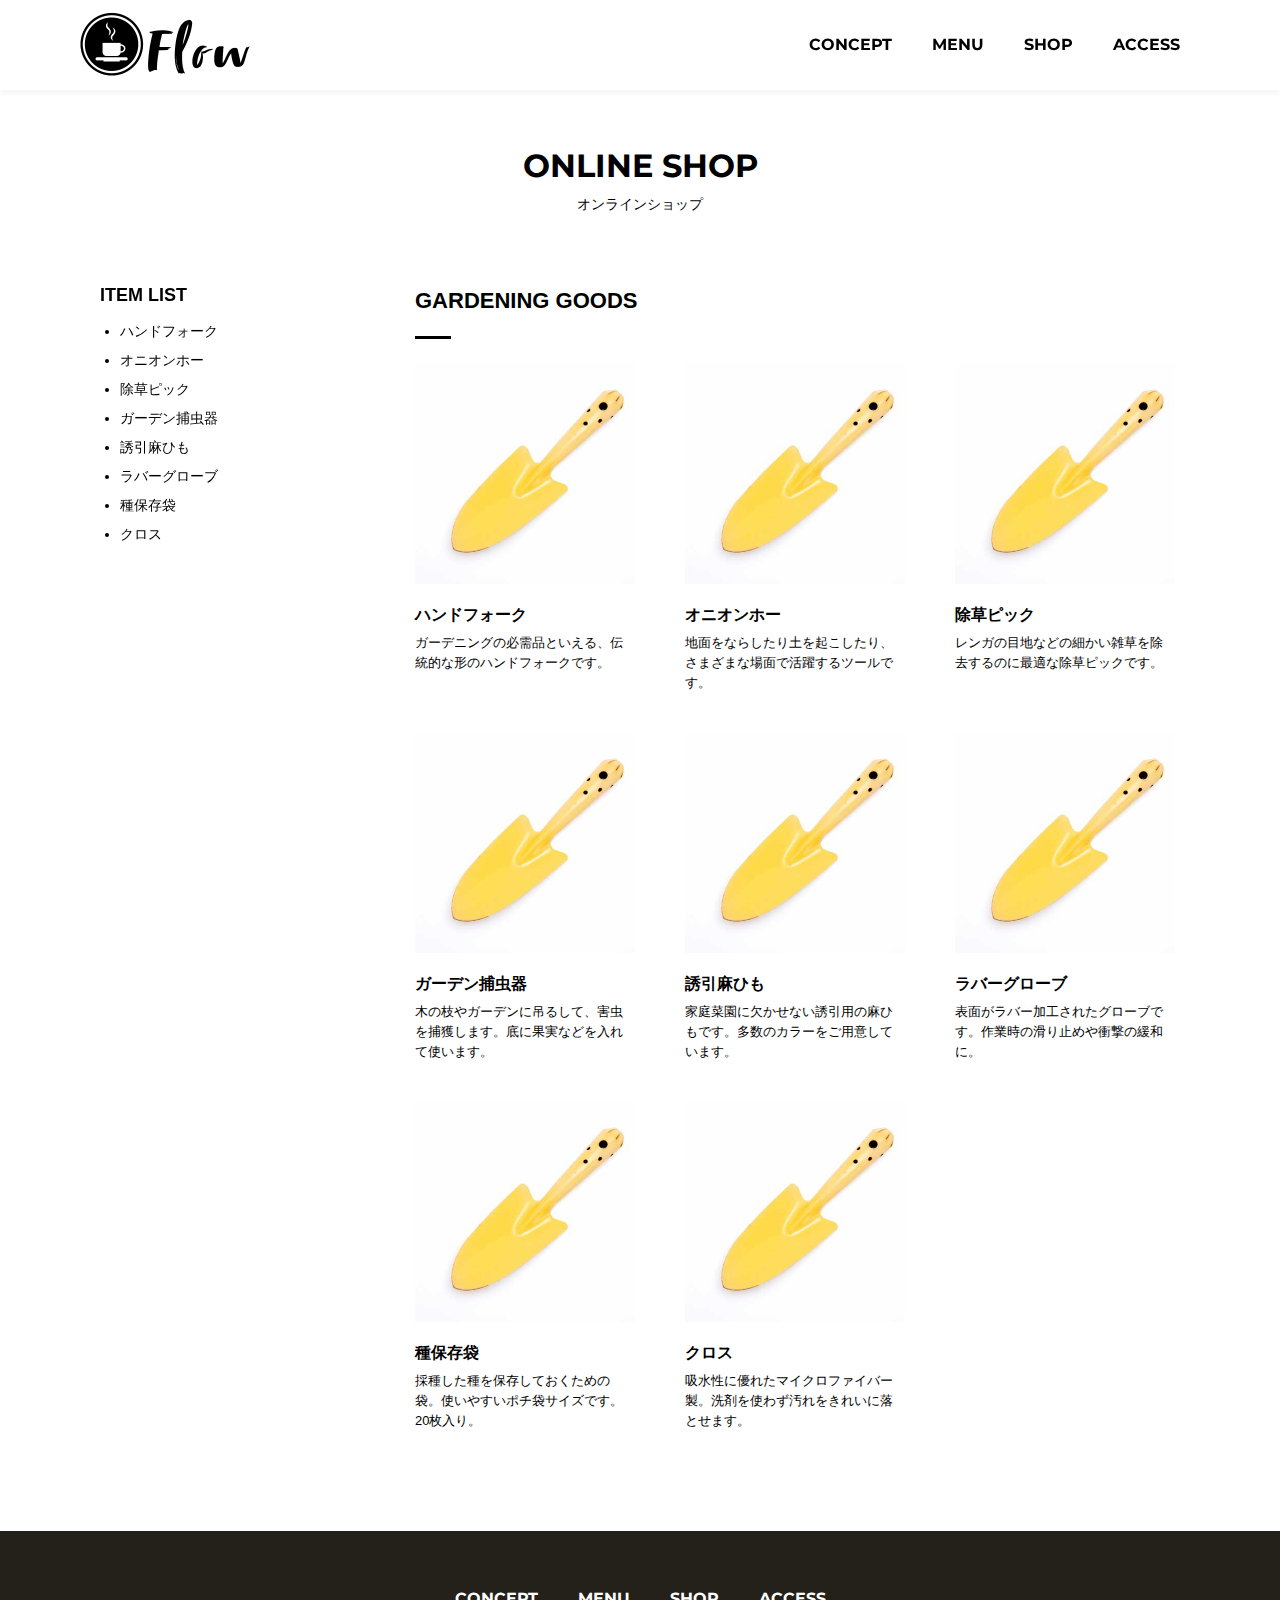
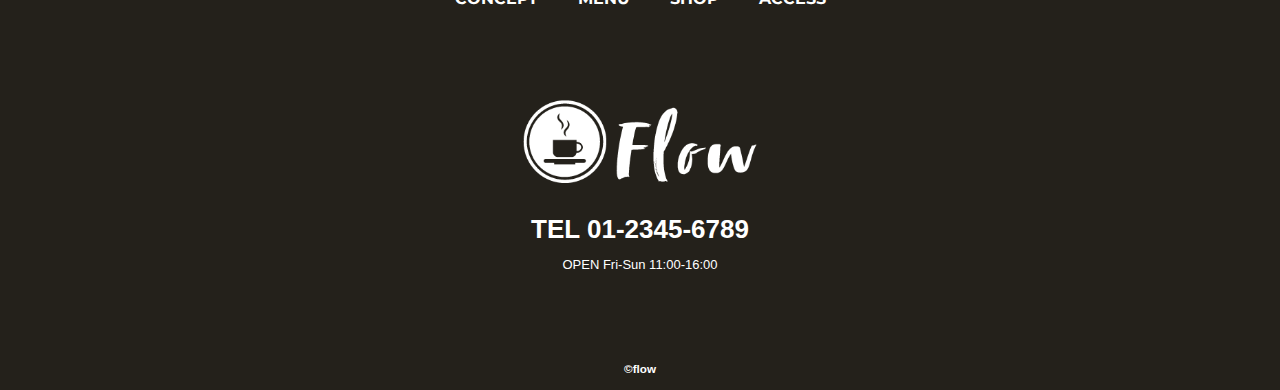
<file: shop.html>
<!DOCTYPE html>
<html>
  <head>
    <meta charset="UTF-8">
    <title>ONLINE SHOP｜flow official website</title>
    <meta name="description" content="カフェ「flow」のスタッフが厳選した、園芸用品のオンラインショップのページです。">
    <meta name="viewport" content="width=device-width">
    <script src="./js/toggle-menu.js" charset="utf-8"></script>
    <link href="./css/common.css" rel="stylesheet">
    <link href="./css/shop.css" rel="stylesheet">
    <link rel="preconnect" href="https://fonts.googleapis.com">
<link rel="preconnect" href="https://fonts.gstatic.com" crossorigin>
<link href="https://fonts.googleapis.com/css2?family=Montserrat:wght@700&display=swap" rel="stylesheet">

  </head>
  <body>
    <header class="header">
      <div class="header-inner">
        <a class="header-logo" href="./index.html">
          <img src="./images/common/logo-header.png" alt="flow">
        </a>
        <button class="toggle-menu-button"></button>
        <div class="header-site-menu">
          <nav class="site-menu">
            <ul>
              <li><a href="./concept.html">CONCEPT</a></li>
              <li><a href="./menu.html">MENU</a></li>
              <li> <a href="./shop.html">SHOP</a></li>
              <li> <a href="./access.html">ACCESS</a></li>
            </ul>
          </nav>
        </div>
      </div>
    </header>
    <!-- mainはここから -->
    <main class="main">
      <div class="title">
        <h1>ONLINE SHOP</h1>
        <p>オンラインショップ</p>
      </div>
      <div class="shop-contents">
        <div class="shop-item">
          <div class="item-group">
            <h2>GARDENING GOODS</h2>
            <ul class="item-list">
              <li>
                <a href="./shop-detail.html">
                  <img src="./images/shop/s_img-item01.jpg" alt="ハンドフォークの商品画像">
                  <dl>
                    <dt>ハンドフォーク</dt>
                    <dd>ガーデニングの必需品といえる、伝統的な形のハンドフォークです。</dd>
                  </dl>
                </a>
              </li>
              <li>
                <a href="./shop-detail.html">
                  <img src="./images/shop/s_img-item01.jpg" alt="オニオンホーの商品画像">
                  <dl>
                    <dt>オニオンホー</dt>
                    <dd>地面をならしたり土を起こしたり、さまざまな場面で活躍するツールです。</dd>
                  </dl>
                </a>
              </li>
              <li>
                <a href="./shop-detail.html">
                  <img src="./images/shop/s_img-item01.jpg" alt="除草ピックの商品画像">
                  <dl>
                    <dt>除草ピック</dt>
                    <dd>レンガの目地などの細かい雑草を除去するのに最適な除草ピックです。</dd>
                  </dl>
                </a>
              <li>
                <a href="./shop-detail.html">
                  <img src="./images/shop/s_img-item01.jpg" alt="ガーデン捕虫器の商品画像">
                  <dl>
                    <dt>ガーデン捕虫器</dt>
                    <dd>木の枝やガーデンに吊るして、害虫を捕獲します。底に果実などを入れて使います。</dd>
                  </dl>
                </a>
              </li>
              <li>
                <a href="./shop-detail.html">
                  <img src="./images/shop/s_img-item01.jpg" alt="誘引麻ひもの商品画像">
                  <dl>
                    <dt>誘引麻ひも</dt>
                    <dd>家庭菜園に欠かせない誘引用の麻ひもです。多数のカラーをご用意しています。</dd>
                  </dl>
                </a>
              </li>
              <li>
                <a href="./shop-detail.html">
                  <img src="./images/shop/s_img-item01.jpg" alt="ラバーグローブの商品画像">
                  <dl>
                    <dt>ラバーグローブ</dt>
                    <dd>表面がラバー加工されたグローブです。作業時の滑り止めや衝撃の緩和に。</dd>
                  </dl>
                </a>
              </li>
              <li>
                <a href="./shop-detail.html">
                  <img src="./images/shop/s_img-item01.jpg" alt="種保存袋の商品画像">
                  <dl>
                    <dt>種保存袋</dt>
                    <dd>採種した種を保存しておくための袋。使いやすいポチ袋サイズです。20枚入り。</dd>
                  </dl>
                </a>
              </li>
              <li>
                <a href="./shop-detail.html">
                  <img src="./images/shop/s_img-item01.jpg" alt="クロスの商品画像">
                  <dl>
                    <dt>クロス</dt>
                    <dd>吸水性に優れたマイクロファイバー製。洗剤を使わず汚れをきれいに落とせます。</dd>
                  </dl>
                </a>
              </li>
            </ul>
          </div>
        </div>
        <aside class="shop-menu">
          <div class="shop-menu-inner">
            <h2>ITEM LIST</h2>
            <ul>
              <li><a href="./shop-detail.html">ハンドフォーク</a></li>
              <li><a href="./shop-detail.html">オニオンホー</a></li>
              <li><a href="./shop-detail.html">除草ピック</a></li>
              <li><a href="./shop-detail.html">ガーデン捕虫器</a></li>
              <li><a href="./shop-detail.html">誘引麻ひも</a></li>
              <li><a href="./shop-detail.html">ラバーグローブ</a></li>
              <li><a href="./shop-detail.html">種保存袋</a></li>
              <li><a href="./shop-detail.html">クロス</a></li>
            </ul>
          </div>
        </aside>
      </div>
    </main>
    <footer class="footer">
      <nav class="site-menu">
        <ul>
          <li><a href="./concept.html">CONCEPT</a></li>
          <li><a href="./menu.html">MENU</a></li>
          <li> <a href="./shop.html">SHOP</a></li>
          <li> <a href="./access.html">ACCESS</a></li>
        </ul>
      </nav>
      <a class="footer-logo" href="./index.html">
        <img src="./images/common/logo-footer.png" alt="flow">
      </a>
      <p class="footer-tel">TEL 01-2345-6789</p>
      <p class="footer-time">OPEN Fri-Sun 11:00-16:00</p>
      <p class="copyright"><small>&copy;flow</small></p>
    </footer>
  </body>
</html>
</file>
<file: css/common.css>
@charset "UTF-8";

*,
::before,
::after {
  padding: 0;
  margin: 0;
  box-sizing: border-box;
}

ul,
ol {
  list-style: none;
}

a {
  color: inherit;
  text-decoration: none;
}

body {
  font-family: sans-serif;
  font-size: 16px;
  color: #000000;
  line-height: 1;
  background-color: #ffffff;
}

img {
  max-width: 100%;
}

.header {
  position: fixed;
  z-index: 1;
  width: 100vw;
  background-color: #fff;
  box-shadow: 0 3px 6px rgba(0, 0, 0, 0.05); 
}

.header-inner {
  max-width: 1200px;
  height: 90px;
  margin-left: auto;
  margin-right: auto;
  padding-left: 40px;
  padding-right: 40px;
  display: flex;
  justify-content: space-between;
  align-items: center;
}

.toggle-menu-button {
  display: none;
}

.header-logo {
  display: block;
  width: 170px;
}

.site-menu ul {
  display: flex;
}

.site-menu ul li{
  margin-right: 20px;
  margin-left: 20px;
}

.site-menu ul li a {
  font-family: 'Montserrat', sans-serif;
  font-weight: bold;
}

/* footer */
.footer {
  color: #fff;
  background-color: #24211b;
  padding-top: 30px;
  padding-bottom: 15px;
  display:flex;
  flex-direction: column;
  align-items: center;
}

.footer .site-menu {
  padding-top: 30px;
}

.footer-logo {
  display: block;
  width: 235px;
  margin-top: 90px;
}

.footer-tel {
  font-size: 26px;
  font-weight: bold;
  margin-top: 28px;
}

.footer-time {
  font-size: 13px;
  margin-top: 16px;
}

.copyright {
  font-size: 14px;
  font-weight: bold;
  margin-top: 90px;
}

/* レスポンシブ */
@media (max-width: 800px) {
  .site-menu ul {
    display: block;
    text-align: center;
  }
  .site-menu li {
    margin-top: 20px;
  }

  .header {
    top: 0;
    left: 0;
    right: 0;
    height: 80px;
  }

  .header-inner {
    padding-left: 20px;
    padding-right: 20px;
    height: 100%;
    position: relative;
  }

  .header-logo {
    width: 100px;
  }

  .header-site-menu {
    position: absolute;
    top: 100%;
    left: 0;
    right: 0;
    color: #ffffff;
    background-color: #736E62;
    padding-top: 30px;
    padding-bottom: 50px;
    display: none;
  }

  .header-site-menu.is-show {
    display: block;
  }

  .toggle-menu-button {
    display: block;
    width: 65px;
    height: 34px;
    background-image: url(../images/common/icon-menu.png);
    background-size: 50%;
    background-position: center;
    background-repeat: no-repeat;
    background-color: transparent;
    border: none;
    border-radius: 0;
    outline: none;
  }

  .main {
    padding-top: 50px;
  }

  .footer-logo {
    margin-top: 60px;
  }

  .footer-tel {
    font-size: 20px;
  }

  .copyright {
    margin-top: 50px;
  }

}
</file>
<file: css/index.css>
@charset "UTF-8";

.first-view {
  height: calc(100vh - 110px);
  background-image: url(../images/index/main_bg-main.jpg);
  background-repeat: no-repeat;
  background-position: center center;
  background-size: cover;
  display: flex;
  align-items: center;
}

.first-view-text {
  width: 100%;
  max-width: 1200px;
  margin-left: auto;
  margin-right: auto;
  padding-left: 40px;
  padding-bottom: 80px;
  color: #fff;
  font-weight: bold;
  text-shadow: 2px 2.5px 5px #4b2c14;
}

.first-view-text h1 {
  font-family: 'Montserrat', sans-serif;
  font-size: 56px;
  line-height: 72px;
}

.first-view-text p {
  font-size: 18px;
  margin-top: 20px;
}

.lead {
  max-width: 1200px;
  margin: 120px auto;
}

.lead p {
  line-height: 2;
  text-align: center;
}

.link-button-area {
  text-align: center;
  margin-top: 40px;
  margin-bottom: 40px;
}

.link-button {
  background-color:  #f4dd64;
  display: inline-block;
  min-width: 180px;
  line-height: 48px;
  border-radius: 24px;
  font-family: 'Montserrat', sans-serif;
  font-size: 14px;
}

.link-button:hover {
  background-color: #d8b500;
}

.recommended {
  background-color: #f8f8f8;
  padding-top: 100px;
  padding-bottom: 100px;
}

.recommended h2 {
  font-size: 22px;
  font-weight: bold;
  text-align: center;
}

.recommended h2::after {
  content: '';
  display: block;
  width: 36px;
  height: 3px;
  background-color: #000000;
  margin-top: 20px;
  margin-left: auto;
  margin-right: auto;
}

.item-list {
  display: flex;
  padding: 40px 10px 60px 60px;
  overflow: scroll;
}

.item-list li {
  flex-shrink: 0;
  width: 260px;
  margin-left: 75px;
}

.item-list li:first-child {
  margin-left: 0;
}

.item-list dl {
  margin-top: 20px;
}

.item-list dt {
  font-weight: bold;
}

.item-list dd {
  font-size: 14px;
  line-height: 20px;
  margin-top: 10px;
}

.item-list .price {
  font-weight: bold;
  margin-top: 15px;
}

.item-list span {
  font-size: 18px;
}

/* ここからレスポンシブ */
@media (max-width: 800px) {
  .first-view {
    height: calc(100vh - 50px);
    background-image: url(../images/index/main_bg-main-sp.jpg);
    align-items: flex-start;
  }
  .first-view-text {
    padding-top: 60px;
    padding-left: 20px;
  }

  .first-view-text h1 {
    font-size: 36px;
    line-height: 48px;
  }

  .first-view-text p {
    font-size: 14px;
    margin-top: 15px;
  }

  .lead {
    padding-left: 20px;
    padding-right: 20px;
  }

  .lead p {
    text-align: left;
  }

  .item-list {
    padding-left: 20px;
    padding-right: 20px;
  }

  .item-list li {
    width: 220px;
    margin-left: 30px;
  }

}
</file>
<file: css/access.css>
@charset "UTF-8";

.main {
  padding-top: 90px;
}

.title {
  height: 310px;
  background-image: url(../images/access/a_bg-main.jpg);
  background-repeat: no-repeat;
  background-position: center center;
  background-size: cover;
  display: flex;
  flex-direction: column;
  justify-content: center;
  align-items: center;
  color: #ffffff;
  text-shadow: 2px 2.5px 5px #4b2c14;
}

.title h1 {
  font-family: 'Montserrat', sans-serif;
  font-size: 32px;
  font-weight: bold;
}

.title p {
  font-size: 14px;
  margin-top: 15px;
}

.main h2 {
  font-size: 22px;
  font-weight: bold;
  line-height: 30px;
}

.main h2::after {
  content: '';
  display: block;
  width: 36px;
  height: 3px;
  background-color: #000000;
  margin-top: 20px;
}

.map {
width: 930px;
max-width: 90%;
margin-top: 75px;
margin-left: auto;
margin-right: auto;
}

.map iframe {
  display: block;
  width: 100%;
  height: 320px;
  margin-top: 25px;
}

.contact {
  width: 930px;
  max-width: 90%;
  margin-top: 75px;
  margin-left: auto;
  margin-right: auto;
}

.form-area {
  background-color: #f8f8f8;
  border: 1px solid #aaaaaa;
  margin-top: 25px;
  padding: 30px;
  display: flex;
  flex-wrap: wrap;
}

.form-area dt {
  width: 200px;
  padding: 15px 0;
  font-size: 15px;
  font-weight: bold;
  line-height: 24px;
}

.form-area dt .required::after {
  content: '必須';
  font-size: 11px;
  color: #eb4f32;
  margin-left: 10px;
}

.form-area dd {
  width: calc(100% - 200px);
  padding: 15px 0;
}

.input-text {
  width: 100%;
  max-width: 280px;
  height: 40px;
  padding-left: 10px;
  padding-right: 10px;
}

.select-box {
  width: 200px;
  height: 40px;
}

.radio-button {
  display: block;
  margin-top: 20px;
}

.radio-button:first-child {
  margin-top: 0;
}

.radio-button input {
  margin-right: 8px;
}

.message {
  width: 100%;
  height: 260px;
  padding: 10px;
  line-height: 1.5;
}

.confirmed-text {
  font-size: 14px;
  line-height: 22px;
  margin-top: 30px;
}

.submit-button {
  background-color:  #f4dd64;
  display: inline-block;
  min-width: 180px;
  line-height: 48px;
  border-radius: 24px;
  font-family: 'Montserrat', sans-serif;
  font-size: 14px;
  text-align: center;
  margin-top: 20px;
  cursor: pointer;
  border: none;
}

.submit-button:hover {
  background-color: #d8b500;
}

.footer {
  margin-top: 100px;
}

@media (max-width: 800px){
  .map,
  .contact {
    width: 500px;
    margin-top: 45px;
  }

  .form-area dt,
  .form-area dd {
    width: 100%;
  }

  .form-area dt {
    padding-bottom: 0;
  }

  .submit-button {
    width: 100%;
  }
}
</file>
<file: css/concept.css>
@charset "utf-8";

.main {
  padding-top: 90px;
}

.title {
  height: 310px;
  background-image: url(../images/concept/c_bg-main.jpg);
  background-repeat: no-repeat;
  background-position: center center;
  background-size: cover;
  display: flex;
  flex-direction: column;
  justify-content: center;
  align-items: center;
  color: #ffffff;
  text-shadow: 2px 2.5px 5px #4b2c14;
}

.title h1 {
  font-family: 'Montserrat', sans-serif;
  font-size: 32px;
  font-weight: bold;
}

.title p {
  font-size: 14px;
  margin-top: 15px;
}

.feature {
display: flex;
justify-content: space-between;
width: 930px;
max-width: 90%;
margin-top: 75px;
margin-left: auto;
margin-right: auto;
align-items: flex-start;
}

.feature img {
  width: 360px;
}

.feature-text {
  max-width: 500px;
  margin-right: 40px;
}

.reverse {
  flex-direction: row-reverse;
}

.reverse .feature-text {
  margin-left: 40px;
  margin-right: 0;
}

.feature-text h2 {
  font-size: 22px;
  font-weight: bold;
  line-height: 30px;
}

.feature-text h2::after {
  content: '';
  display: block;
  width: 36px;
  height: 3px;
  background-color: #000000;
  margin-top: 20px;
}

.feature-text p {
  font-size: 15px;
  line-height: 28px;
  margin-top: 25px;
}

.movie {
  width: 930px;
  max-width: 90%;
  background-color: #f8f8f8;
  padding: 50px 60px;
  margin-top: 55px;
  margin-left: auto;
  margin-right: auto;
}

.movie h2 {
  font-size: 22px;
  font-weight: bold;
  text-align: center;
}

.movie h2::after {
  content: '';
  display: block;
  width: 36px;
  height: 3px;
  background-color: #000000;
  margin-top: 20px;
  margin-left: auto;
  margin-right: auto;
}

.movie img {
  display: block;
  width: 100%;
  margin-top: 30px;
}

.movie p {
  font-size: 15px;
  line-height: 28px;
  margin-top: 20px;
}

.footer {
  margin-top: 100px;
}

/* ここからレスポンシブ */
@media (max-width: 800px;) {}
  .feature {
    display: block;
    width: 500px;
    margin-top: 45px;
  }

  .feature-text {
    margin-right: 0;
  }

  .reverse .feature-text {
    margin-left: 0;
  }

.feature img {
  width: 100%;
  height: auto;
  margin-top: 25px;
}

.movie {
  width: 500px;
  padding: 30px 20px;
}
</file>
<file: css/menu.css>
@charset "utf-8";

.main {
  padding-top: 90px;
}

.title {
  height: 310px;
  background-image: url(../images/menu/m_bg-main.jpg);
  background-repeat: no-repeat;
  background-position: center center;
  background-size: cover;
  display: flex;
  flex-direction: column;
  justify-content: center;
  align-items: center;
  color: #ffffff;
  text-shadow: 2px 2.5px 5px #4b2c14;
}

.title h1 {
  font-family: 'Montserrat', sans-serif;
  font-size: 32px;
  font-weight: bold;
}

.title p {
  font-size: 14px;
  margin-top: 15px;
}

.item-list {
  width: 930px;
  max-width: 90%;
  margin-top: 75px;
  margin-left: auto;
  margin-right: auto;
  display: grid;
  grid-template-columns: repeat(auto-fit, 240px);
  column-gap: 95px;
  row-gap: 70px;
  justify-content: center;
}

.item-list dl {
  margin-top: 20px;
}

.item-list dt {
  font-weight: bold;
}

.item-list dd {
  font-size: 13px;
  line-height: 20px;
  margin-top: 10px;
}

.item-list .price {
  font-weight: bold;
  margin-top: 15px;
}

.item-list li {
  position: relative;
}

.item-list .item-label {
  position: absolute;
  top: 0;
  left: calc(100% + 18px);
  font-size: 10px;
  white-space: nowrap;
  transform-origin: top left;
  transform: rotate(90deg);
}

.footer {
  margin-top: 100px;
}

/* ここからレスポンシブ */
@media (max-width: 800px) {
  .item-list {
    margin-top: 45px;
    row-gap: 40px;
  }
}
</file>
<file: css/shop.css>
@charset "utf-8";

.main {
  padding-top: 90px;
}

.title {
  display: flex;
  flex-direction: column;
  align-items: center;
  margin-top: 60px;
}

.title h1 {
  font-family: 'Montserrat', sans-serif;
  font-size: 32px;
  font-weight: bold;
}

.title p {
  font-size: 14px;
  margin-top: 15px;
}

.shop-contents {
  width: 1080px;
  max-width: 90%;
  margin-top: 75px;
  margin-left: auto;
  margin-right: auto;
  display: flex;
  justify-content: space-between;
  flex-direction: row-reverse;
}

.shop-item {
  flex-grow: 1;
  max-width: 765px;
}

.shop-item h2 {
  font-size: 22px;
  font-weight: bold;
  line-height: 30px;
}

.shop-item h2::after {
  content: '';
  display: block;
  width: 36px;
  height: 3px;
  background-color: #000000;
  margin-top: 20px;
}

.item-list {
  margin-top: 25px;
  display: grid;
  grid-template-columns: repeat(auto-fit, 220px);
  column-gap: 50px;
  row-gap: 40px;
}

.item-list a {
  display: block;
  transition-duration: 0.2s;
}

.item-list a:hover {
  transform: scale(1.05);
}

.item-list dl {
  margin-top: 20px;
}

.item-list dt {
  font-weight: bold;
}

.item-list dd {
  font-size: 13px;
  line-height: 20px;
  margin-top: 10px;
}

.shop-menu {
  flex-shrink: 0;
  margin-right: 60px;
  position: relative;
}

.shop-menu-inner {
  position: sticky;
  top: 30px;
  left: auto;
  right: auto;
}

.shop-menu-inner h2 {
  font-size: 18px;
  font-weight: bold;
}

.shop-menu-inner ul {
  list-style: disc;
  margin-top: 20px;
  margin-left: 20px;
}

.shop-menu-inner li {
  font-size: 14px;
  margin-top: 15px;
}

.item-area {
  margin-top: 20px;
  display: flex;
}

.item-area img {
  width: 50%;
  max-width: 380px;
}

.about-item {
  margin-left: 30px;
  }

  .about-item .item-text {
    font-size: 14px;
    line-height: 26px;
  }

  .about-item .item-price {
    font-weight: bold;
    margin-top: 20px;
  }

  .about-item a {
    background-color:  #f4dd64;
    display: inline-block;
    min-width: 180px;
    line-height: 48px;
    border-radius: 24px;
    font-family: 'Montserrat', sans-serif;
    font-size: 14px;
    text-align: center;
    margin-top: 35px;
  }

  .about-item a:hover {
    background-color: #d8b500;
  }

  .recommended {
    margin-top: 60px;
  }

  .footer {
    margin-top: 100px;
  }

  /* ここからレスポンシブ */
  @media (max-width: 800px) {
    .shop-contents {
      display: block;
      max-width: 100%;
      margin-top: 60px;
    }

    .shop-item {
      max-width: 540px;
      margin-left: auto;
      margin-right: auto;
      padding-left: 20px;
      padding-right: 20px;
    }

    .item-list {
      grid-template-columns: repeat(2,1fr);
      column-gap: 35px;
    }

    .shop-menu {
      background-color: #f8f8f8;
      padding-top: 50px;
      padding-bottom: 50px;
      margin-top: 60px;
      margin-right: 0;
    }

    .shop-menu-inner {
      max-width: 540px;
      margin-left: auto;
      margin-right: auto;
      padding-left: 20px;
      padding-right: 20px;
    }

    .item-area {
      display: block;
    }

    .item-area img {
      width: 100%;
      max-width: 100%;
    }

    .about-item {
      margin-top: 20px;
      margin-left: 0;
    }

    .about-item a {
      width: 100%;
    }

    .footer {
      margin-top: 0;
    }
  }
</file>
